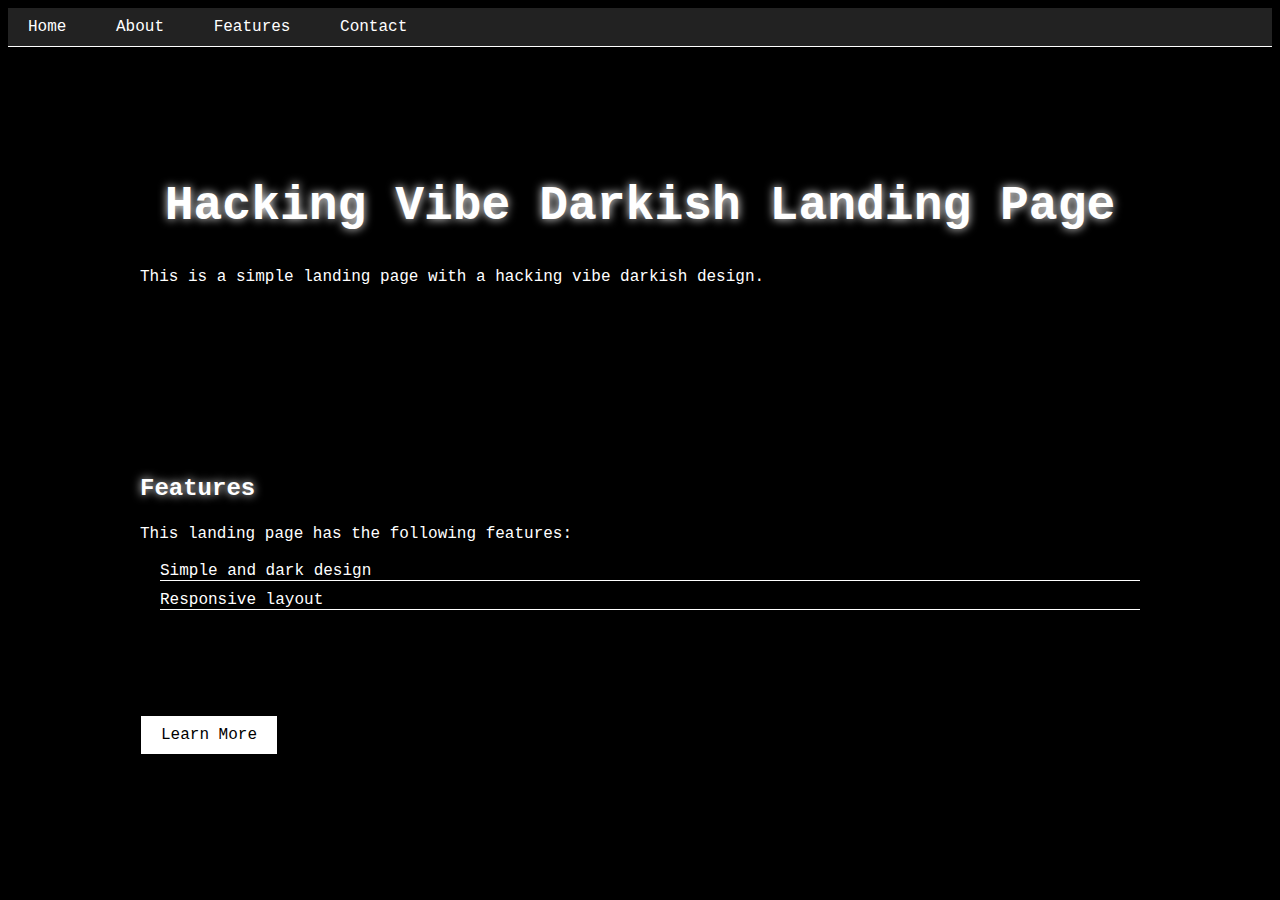
<file: index.html>
<!DOCTYPE html>
<html>
<head>
  <title>Hacking Vibe Darkish Landing Page</title>
  <style>
    body {
      background-color: #000000;
      color: #ffffff;
      font-family: "Courier New", Courier, monospace;
    }

    h1 {
      text-align: center;
      font-size: 48px;
      color: #ffffff;
    }

    p {
      line-height: 1.5em;
      color: #ffffff;
    }

    .container {
      width: 1000px;
      margin: 0 auto;
    }

    .hero-section {
      padding: 100px 0;
      background-image: url("https://i.imgur.com/h6f66jO.jpg");
      background-size: cover;
      background-position: center;
    }

    .hero-section h1 {
      color: #ffffff;
      text-shadow: 0px 0px 10px #ffffff;
    }

    .hero-section p {
      color: #ffffff;
    }

    .features-section {
      padding: 50px 0;
    }

    .features-section h2 {
      color: #ffffff;
      text-shadow: 0px 0px 10px #ffffff;
    }

    .features-section p {
      color: #ffffff;
    }

    .features-section ul {
      list-style-type: none;
      padding-left: 20px;
    }

    .features-section ul li {
      margin-bottom: 10px;
      border-bottom: 1px solid #ffffff;
    }

    .call-to-action {
      padding: 50px 0;
    }

    .call-to-action a {
      background-color: #ffffff;
      color: #000000;
      padding: 10px 20px;
      text-decoration: none;
      border: 1px solid #000000;
      transition: background-color 0.5s ease-in-out;
    }

    .call-to-action a:hover {
      background-color: #000000;
      color: #ffffff;
    }

    /* Navigation bar */

    nav {
      background-color: #222222;
      border-bottom: 1px solid #ffffff;
      padding: 10px 0;
    }

    nav a {
      color: #ffffff;
      font-size: 16px;
      padding: 10px 20px;
      text-decoration: none;
    }

    nav a:hover {
      background-color: #ffffff;
      color: #000000;
    }
  </style>
</head>
<body>
  <nav>
    <a href="#">Home</a>
    <a href="#">About</a>
    <a href="#">Features</a>
    <a href="#">Contact</a>
  </nav>

  <div class="container">
    <div class="hero-section">
      <h1>Hacking Vibe Darkish Landing Page</h1>
      <p>This is a simple landing page with a hacking vibe darkish design.</p>
    </div>

    <div class="features-section">
      <h2>Features</h2>
      <p>This landing page has the following features:</p>
      <ul>
        <li>Simple and dark design</li>
        <li>Responsive layout</li>
      </ul>
    </div>

    <div class="call-to-action">
      <a href="#">Learn More</a>
    </div>
  </div>
</file>
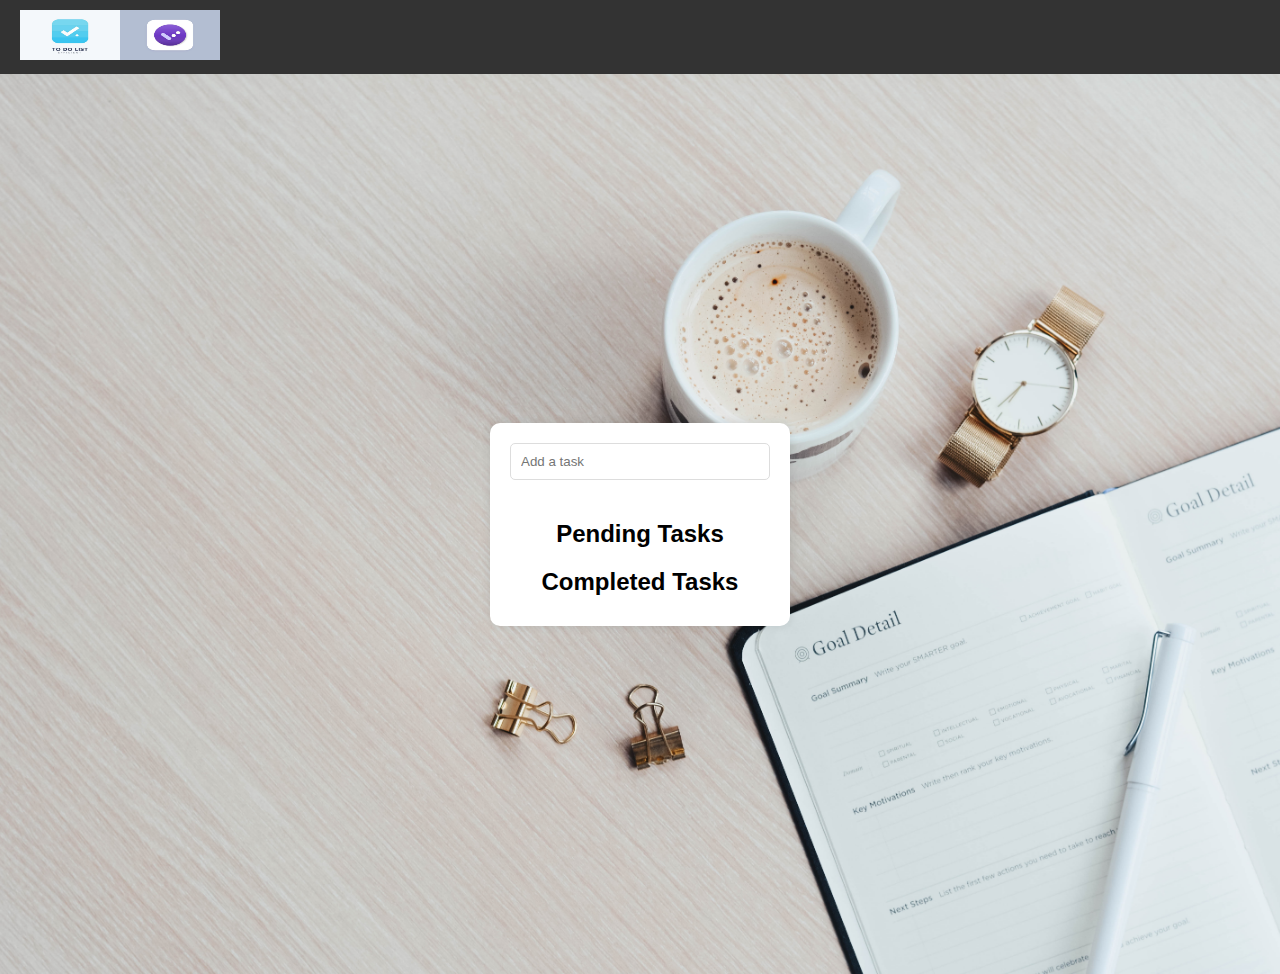
<file: To Do List/index.html>
<!DOCTYPE html>
<html lang="en" dir="ltr">
<head>
    <meta charset="utf-8">
    <link rel="shortcut icon" href="logo.png" type="image/svg+xml">
    <title>To Do List</title>
    <link rel="stylesheet" href="style.css">
    <link rel="stylesheet" href="https://cdnjs.cloudflare.com/ajax/libs/font-awesome/5.15.4/css/all.min.css">
    <script src="https://cdnjs.cloudflare.com/ajax/libs/jquery/3.6.0/jquery.min.js"></script>
</head>
<body>
    <header class="header">
        <div class="logos">
            <a href="#" class="logo"><img src="logo.jpg" width="100" height="50" alt="Logo"></a>
            <a href="#" class="logo1"><img src="logo1.jpg" width="100" height="50" alt="Logo1"></a>
        </div>
    </header>
    <div class="bg">
        <div class="container">
            <input type="text" class="txtb" placeholder="Add a task">
            <div class="notcomp">
                <h2>Pending Tasks</h2>
            </div>
            <div class="comp">
                <h2>Completed Tasks</h2>
            </div>
        </div>
    </div>

    <script type="text/javascript">
        $(document).ready(function() {
            $(".txtb").on("keyup", function(e) {
                if (e.keyCode === 13 && $(".txtb").val() !== "") {
                    var task = $("<div class='task'></div>").text($(".txtb").val());
                    var del = $("<i class='fas fa-trash-alt'></i>").click(function() {
                        var p = $(this).parent();
                        p.fadeOut(function() {
                            p.remove();
                        });
                    });

                    var check = $("<i class='fas fa-check'></i>").click(function() {
                        var p = $(this).parent();
                        p.fadeOut(function() {
                            $(".comp").append(p);
                            p.fadeIn();
                        });
                        $(this).remove();
                    });

                    task.append(del, check);
                    $(".notcomp").append(task);
                    //to clear the input
                    $(".txtb").val("");
                }
            });
        });
    </script>
</body>
</html>
</file>
<file: To Do List/style.css>
* {
    margin: 0;
    padding: 0;
    box-sizing: border-box;
}

body {
    font-family: Arial, sans-serif;
}
.bg {
    background: url('background.jpg') no-repeat center;
    background-size: cover;
    min-height: 100vh;
    display: flex;
    justify-content: center;
    align-items: center;
}

.container {
    width: 300px;
    text-align: center;
    background-color: #fff;
    padding: 20px;
    border-radius: 10px;
    box-shadow: 0 0 10px rgba(0, 0, 0, 0.1);
}

.txtb {
    width: 100%;
    padding: 10px;
    margin-bottom: 20px;
    border: 1px solid #ddd;
    border-radius: 5px;
}

.task {
    display: flex;
    justify-content: space-between;
    align-items: center;
    background-color: #f9f9f9;
    padding: 10px;
    margin-bottom: 10px;
    border-radius: 5px;
}

.task i {
    cursor: pointer;
}

.comp,
.notcomp {
    margin-top: 20px;
}

h2 {
    margin-bottom: 10px;
}

.header {
    display: flex;
    justify-content: space-between;
    align-items: center;
    padding: 10px 20px;
    background-color: #333;
    color: #fff;
}

.logos {
    display: flex;
    align-items: center;
}

.logo {
    margin-right: auto;
}

.logo1 {
    margin-left: auto;
}
</file>
